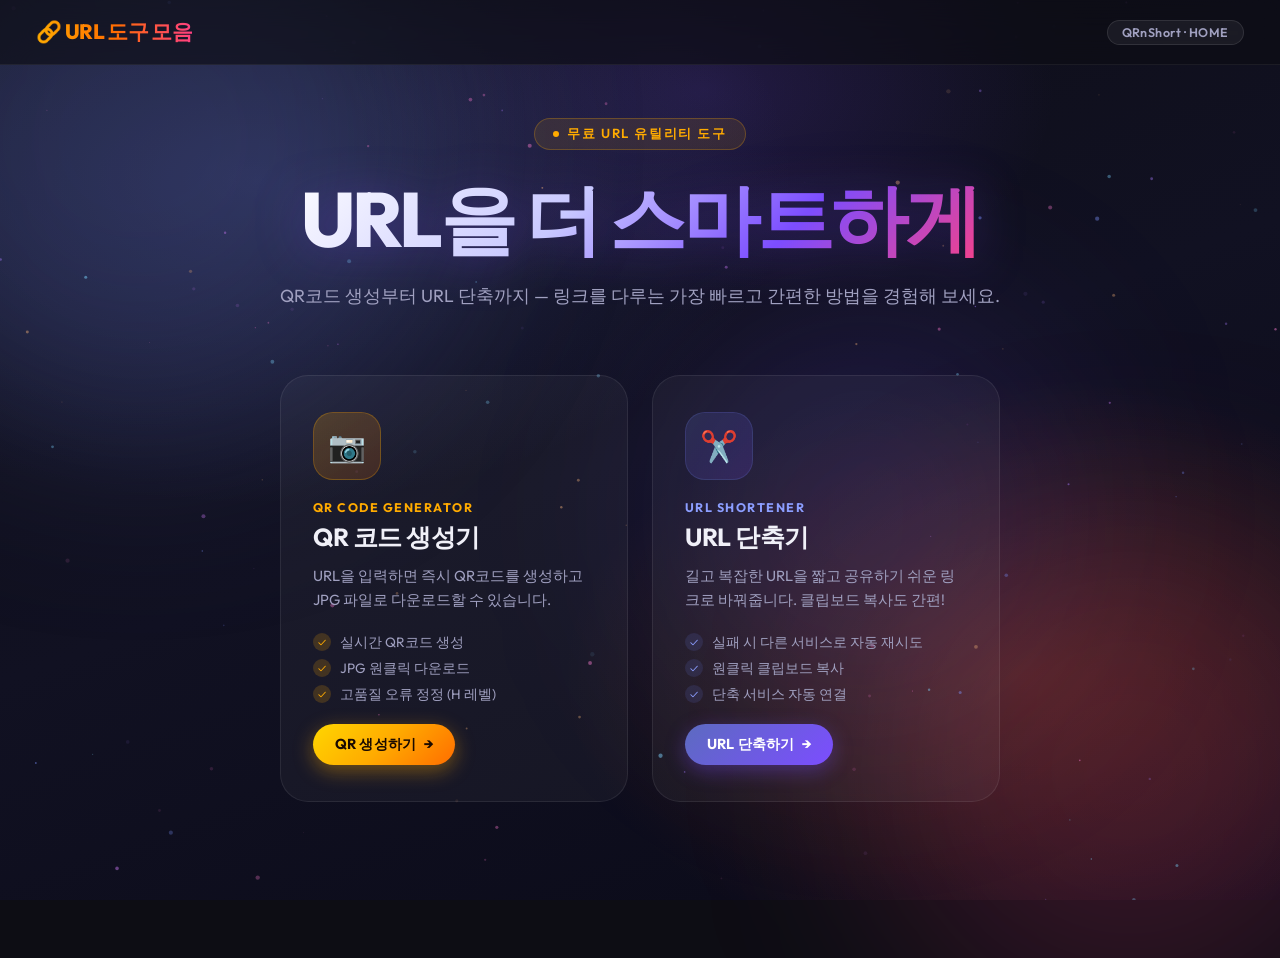
<file: 프로젝트06/index.html>
<!DOCTYPE html>
<html lang="ko">
<head>
  <meta charset="UTF-8" />
  <meta name="viewport" content="width=device-width, initial-scale=1.0" />
  <title>URL 도구 모음 | QR코드 & URL단축</title>
  <meta name="description" content="QR코드 생성과 URL 단축을 한 곳에서! 빠르고 간편하게 사용할 수 있는 무료 URL 도구 모음입니다." />
  <link rel="preconnect" href="https://fonts.googleapis.com" />
  <link rel="preconnect" href="https://fonts.gstatic.com" crossorigin />
  <link href="https://fonts.googleapis.com/css2?family=Outfit:wght@300;400;500;600;700;800&display=swap" rel="stylesheet" />
  <style>
    /* ===== CSS Reset & Variables ===== */
    *, *::before, *::after { box-sizing: border-box; margin: 0; padding: 0; }

    :root {
      --yellow:   #FFD600;
      --amber:    #FFAB00;
      --orange:   #FF6D00;
      --coral:    #FF4081;
      --indigo:   #5C6BC0;
      --violet:   #7C4DFF;
      --cyan:     #00BCD4;
      --teal:     #009688;

      --bg-body:  #0D0D14;
      --bg-card:  rgba(255,255,255,0.04);
      --border:   rgba(255,255,255,0.08);
      --text-primary:   #F0F0F8;
      --text-secondary: #A0A0C0;
      --font: 'Outfit', sans-serif;
      --transition: 0.38s cubic-bezier(0.4, 0, 0.2, 1);
    }

    html, body {
      height: 100%;
      font-family: var(--font);
      background: var(--bg-body);
      color: var(--text-primary);
      overflow-x: hidden;
    }

    /* ===== Animated Mesh Background ===== */
    .mesh-bg {
      position: fixed;
      inset: 0;
      z-index: 0;
      pointer-events: none;
      background:
        radial-gradient(ellipse 70% 60% at 20% 20%, rgba(92,107,192,0.28) 0%, transparent 60%),
        radial-gradient(ellipse 60% 55% at 80% 75%, rgba(255,109,0,0.20) 0%, transparent 60%),
        radial-gradient(ellipse 50% 45% at 55% 10%, rgba(124,77,255,0.18) 0%, transparent 55%),
        linear-gradient(160deg, #0D0D14 0%, #111122 50%, #0A0A18 100%);
    }

    /* ===== Animated Blobs ===== */
    .blob {
      position: fixed;
      border-radius: 50%;
      filter: blur(100px);
      pointer-events: none;
      z-index: 0;
      animation: blob-drift 16s ease-in-out infinite alternate;
    }
    .blob-1 { width: 600px; height: 600px; background: rgba(92,107,192,0.22); top: -160px; left: -160px; animation-delay: 0s; }
    .blob-2 { width: 500px; height: 500px; background: rgba(255,64,129,0.16); bottom: -120px; right: -100px; animation-delay: -6s; }
    .blob-3 { width: 400px; height: 400px; background: rgba(124,77,255,0.14); top: 35%; left: 52%; animation-delay: -11s; }

    @keyframes blob-drift {
      0%   { transform: translate(0,0) scale(1); }
      33%  { transform: translate(50px,-40px) scale(1.07); }
      66%  { transform: translate(-30px,45px) scale(0.93); }
      100% { transform: translate(20px,15px) scale(1.04); }
    }

    /* ===== Stars / Particles Canvas ===== */
    #bgCanvas {
      position: fixed;
      inset: 0;
      z-index: 1;
      pointer-events: none;
    }

    /* ===== Header ===== */
    .header {
      position: fixed;
      top: 0; left: 0; right: 0;
      z-index: 100;
      padding: 18px 36px;
      display: flex;
      align-items: center;
      justify-content: space-between;
      background: rgba(13,13,20,0.65);
      backdrop-filter: blur(16px);
      -webkit-backdrop-filter: blur(16px);
      border-bottom: 1px solid rgba(255,255,255,0.06);
    }

    .logo-text {
      font-size: 1.3rem;
      font-weight: 800;
      letter-spacing: -0.03em;
      background: linear-gradient(90deg, var(--amber), var(--orange), var(--coral));
      -webkit-background-clip: text;
      -webkit-text-fill-color: transparent;
      background-clip: text;
    }

    .header-badge {
      font-size: 0.78rem;
      font-weight: 600;
      color: var(--text-secondary);
      background: rgba(255,255,255,0.06);
      border: 1px solid rgba(255,255,255,0.10);
      padding: 4px 14px;
      border-radius: 100px;
      letter-spacing: 0.04em;
    }

    /* ===== Main Layout ===== */
    .main {
      position: relative;
      z-index: 2;
      min-height: 100vh;
      display: flex;
      flex-direction: column;
      align-items: center;
      justify-content: center;
      padding: 100px 24px 80px;
      gap: 64px;
    }

    /* ===== Hero ===== */
    .hero {
      text-align: center;
      max-width: 720px;
    }

    .hero-eyebrow {
      display: inline-flex;
      align-items: center;
      gap: 8px;
      font-size: 0.82rem;
      font-weight: 600;
      letter-spacing: 0.12em;
      text-transform: uppercase;
      color: var(--amber);
      background: rgba(255,171,0,0.10);
      border: 1px solid rgba(255,171,0,0.25);
      padding: 6px 18px;
      border-radius: 100px;
      margin-bottom: 28px;
      animation: fade-in-up 0.6s ease both;
    }

    .hero-eyebrow .dot {
      width: 6px; height: 6px;
      border-radius: 50%;
      background: var(--amber);
      animation: pulse-dot 1.8s ease infinite;
    }

    @keyframes pulse-dot {
      0%, 100% { opacity: 1; transform: scale(1); }
      50% { opacity: 0.5; transform: scale(0.7); }
    }

    .hero-title {
      font-size: clamp(2.8rem, 6vw, 5rem);
      font-weight: 800;
      line-height: 1.08;
      letter-spacing: -0.04em;
      background: linear-gradient(135deg, #ffffff 0%, #C8C8FF 40%, #7C4DFF 70%, #FF4081 100%);
      -webkit-background-clip: text;
      -webkit-text-fill-color: transparent;
      background-clip: text;
      margin-bottom: 20px;
      animation: fade-in-up 0.6s 0.1s ease both;
      filter: drop-shadow(0 4px 24px rgba(124,77,255,0.30));
    }

    .hero-sub {
      font-size: 1.1rem;
      color: var(--text-secondary);
      font-weight: 400;
      line-height: 1.7;
      animation: fade-in-up 0.6s 0.2s ease both;
    }

    @keyframes fade-in-up {
      from { opacity: 0; transform: translateY(24px); }
      to   { opacity: 1; transform: translateY(0); }
    }

    /* ===== Cards Grid ===== */
    .cards-grid {
      display: grid;
      grid-template-columns: repeat(auto-fit, minmax(300px, 1fr));
      gap: 24px;
      width: 100%;
      max-width: 720px;
      animation: fade-in-up 0.6s 0.35s ease both;
    }

    /* ===== Feature Card ===== */
    .feature-card {
      position: relative;
      display: flex;
      flex-direction: column;
      gap: 20px;
      padding: 36px 32px;
      background: var(--bg-card);
      border: 1px solid var(--border);
      border-radius: 28px;
      cursor: pointer;
      text-decoration: none;
      color: inherit;
      overflow: hidden;
      transition: transform var(--transition), border-color var(--transition), box-shadow var(--transition), background var(--transition);
    }

    /* Card glow pseudo-element */
    .feature-card::before {
      content: '';
      position: absolute;
      inset: -1px;
      border-radius: 29px;
      opacity: 0;
      transition: opacity var(--transition);
      pointer-events: none;
    }

    .feature-card.qr::before {
      background: linear-gradient(135deg, var(--amber), var(--orange), var(--coral));
    }

    .feature-card.short::before {
      background: linear-gradient(135deg, var(--indigo), var(--violet), var(--cyan));
    }

    .feature-card:hover::before {
      opacity: 0.6;
    }

    .feature-card .card-inner {
      position: relative;
      z-index: 1;
      display: flex;
      flex-direction: column;
      gap: 20px;
    }

    /* Card background fill on hover */
    .feature-card:hover {
      transform: translateY(-10px) scale(1.02);
      border-color: transparent;
    }

    .feature-card.qr:hover {
      box-shadow: 0 24px 64px rgba(255,109,0,0.28), 0 8px 24px rgba(255,64,129,0.18);
      background: rgba(255,109,0,0.06);
    }

    .feature-card.short:hover {
      box-shadow: 0 24px 64px rgba(92,107,192,0.28), 0 8px 24px rgba(124,77,255,0.18);
      background: rgba(92,107,192,0.06);
    }

    /* Icon Container */
    .card-icon {
      width: 68px; height: 68px;
      border-radius: 20px;
      display: flex;
      align-items: center;
      justify-content: center;
      font-size: 1.9rem;
      flex-shrink: 0;
      transition: transform var(--transition);
    }

    .feature-card.qr .card-icon {
      background: linear-gradient(135deg, rgba(255,171,0,0.20), rgba(255,109,0,0.16));
      border: 1px solid rgba(255,171,0,0.25);
    }

    .feature-card.short .card-icon {
      background: linear-gradient(135deg, rgba(92,107,192,0.20), rgba(124,77,255,0.16));
      border: 1px solid rgba(92,107,192,0.25);
    }

    .feature-card:hover .card-icon {
      transform: scale(1.12) rotate(-4deg);
    }

    /* Card text */
    .card-label {
      font-size: 0.78rem;
      font-weight: 700;
      letter-spacing: 0.12em;
      text-transform: uppercase;
      margin-bottom: 6px;
    }

    .feature-card.qr .card-label { color: var(--amber); }
    .feature-card.short .card-label { color: #8C9EFF; }

    .card-title {
      font-size: 1.55rem;
      font-weight: 700;
      letter-spacing: -0.02em;
      color: var(--text-primary);
      margin-bottom: 10px;
    }

    .card-desc {
      font-size: 0.92rem;
      color: var(--text-secondary);
      line-height: 1.65;
    }

    /* Card CTA */
    .card-cta {
      display: inline-flex;
      align-items: center;
      gap: 8px;
      font-size: 0.9rem;
      font-weight: 700;
      padding: 11px 22px;
      border-radius: 100px;
      border: none;
      cursor: pointer;
      font-family: var(--font);
      transition: transform var(--transition), box-shadow var(--transition), filter var(--transition);
      letter-spacing: 0.01em;
      align-self: flex-start;
    }

    .feature-card.qr .card-cta {
      background: linear-gradient(135deg, var(--yellow), var(--amber), var(--orange));
      color: #1A0A00;
      box-shadow: 0 6px 20px rgba(255,171,0,0.40);
    }

    .feature-card.short .card-cta {
      background: linear-gradient(135deg, var(--indigo), var(--violet));
      color: #ffffff;
      box-shadow: 0 6px 20px rgba(124,77,255,0.35);
    }

    .feature-card:hover .card-cta {
      transform: scale(1.05);
      filter: brightness(1.08);
    }

    .card-cta .arrow {
      display: inline-block;
      transition: transform var(--transition);
    }

    .feature-card:hover .card-cta .arrow {
      transform: translateX(4px);
    }

    /* ===== Features list inside card ===== */
    .card-features {
      list-style: none;
      display: flex;
      flex-direction: column;
      gap: 7px;
    }

    .card-features li {
      display: flex;
      align-items: center;
      gap: 9px;
      font-size: 0.85rem;
      color: var(--text-secondary);
    }

    .card-features .check {
      width: 18px; height: 18px;
      border-radius: 50%;
      display: flex;
      align-items: center;
      justify-content: center;
      font-size: 0.65rem;
      flex-shrink: 0;
    }

    .feature-card.qr .card-features .check {
      background: rgba(255,171,0,0.18);
      color: var(--amber);
    }

    .feature-card.short .card-features .check {
      background: rgba(92,107,192,0.18);
      color: #8C9EFF;
    }

    /* ===== Footer ===== */
    .footer {
      position: relative;
      z-index: 2;
      text-align: center;
      padding-bottom: 40px;
      font-size: 0.82rem;
      color: rgba(160,160,192,0.5);
      animation: fade-in-up 0.6s 0.5s ease both;
    }

    /* ===== Responsive ===== */
    @media (max-width: 600px) {
      .header { padding: 14px 20px; }
      .cards-grid { grid-template-columns: 1fr; }
      .hero-title { font-size: 2.4rem; }
      .feature-card { padding: 28px 24px; }
    }
  </style>
</head>
<body>

  <!-- Animated background -->
  <div class="mesh-bg"></div>
  <div class="blob blob-1"></div>
  <div class="blob blob-2"></div>
  <div class="blob blob-3"></div>
  <canvas id="bgCanvas"></canvas>

  <!-- Header -->
  <header class="header">
    <a href="./index2.html" class="logo-text" style="text-decoration:none" aria-label="URL 도구 모음 홈">🔗 URL 도구 모음</a>
    <span class="header-badge">QRnShort · HOME</span>
  </header>

  <!-- Main -->
  <main class="main">

    <!-- Hero -->
    <section class="hero">
      <div class="hero-eyebrow">
        <span class="dot"></span>
        무료 URL 유틸리티 도구
      </div>
      <h1 class="hero-title">URL을 더 스마트하게</h1>
      <p class="hero-sub">
        QR코드 생성부터 URL 단축까지 — 링크를 다루는 가장 빠르고 간편한 방법을 경험해 보세요.
      </p>
    </section>

    <!-- Cards -->
    <div class="cards-grid">

      <!-- QR 코드 카드 -->
      <a href="./index.html" class="feature-card qr" id="btnQR">
        <div class="card-inner">
          <div class="card-icon">📷</div>
          <div>
            <div class="card-label">QR Code Generator</div>
            <div class="card-title">QR 코드 생성기</div>
            <div class="card-desc">URL을 입력하면 즉시 QR코드를 생성하고 JPG 파일로 다운로드할 수 있습니다.</div>
          </div>
          <ul class="card-features">
            <li><span class="check">✓</span> 실시간 QR코드 생성</li>
            <li><span class="check">✓</span> JPG 원클릭 다운로드</li>
            <li><span class="check">✓</span> 고품질 오류 정정 (H 레벨)</li>
          </ul>
          <span class="card-cta">
            QR 생성하기 <span class="arrow">→</span>
          </span>
        </div>
      </a>

      <!-- URL 단축 카드 -->
      <a href="./index3.html" class="feature-card short" id="btnShort">
        <div class="card-inner">
          <div class="card-icon">✂️</div>
          <div>
            <div class="card-label">URL Shortener</div>
            <div class="card-title">URL 단축기</div>
            <div class="card-desc">길고 복잡한 URL을 짧고 공유하기 쉬운 링크로 바꿔줍니다. 클립보드 복사도 간편!</div>
          </div>
          <ul class="card-features">
            <li><span class="check">✓</span> 실패 시 다른 서비스로 자동 재시도</li>
            <li><span class="check">✓</span> 원클릭 클립보드 복사</li>
            <li><span class="check">✓</span> 단축 서비스 자동 연결</li>
          </ul>
          <span class="card-cta">
            URL 단축하기 <span class="arrow">→</span>
          </span>
        </div>
      </a>

    </div>

  </main>

  <footer class="footer">
    &copy; 2026 URL 도구 모음 &nbsp;·&nbsp; QR코드 &amp; URL단축 서비스
  </footer>

  <script>
    // ===== Particle Background =====
    (function() {
      const canvas = document.getElementById('bgCanvas');
      const ctx = canvas.getContext('2d');
      let W, H, particles = [];

      function resize() {
        W = canvas.width  = window.innerWidth;
        H = canvas.height = window.innerHeight;
      }

      class Particle {
        constructor() { this.reset(); }
        reset() {
          this.x  = Math.random() * W;
          this.y  = Math.random() * H;
          this.r  = Math.random() * 1.8 + 0.4;
          this.vx = (Math.random() - 0.5) * 0.25;
          this.vy = (Math.random() - 0.5) * 0.25;
          this.a  = Math.random() * 0.45 + 0.08;
          const hues = [230, 260, 280, 200, 320, 28];
          this.hue = hues[Math.floor(Math.random() * hues.length)];
        }
        update() {
          this.x += this.vx;
          this.y += this.vy;
          if (this.x < 0 || this.x > W || this.y < 0 || this.y > H) this.reset();
        }
        draw() {
          ctx.beginPath();
          ctx.arc(this.x, this.y, this.r, 0, Math.PI * 2);
          ctx.fillStyle = `hsla(${this.hue}, 80%, 70%, ${this.a})`;
          ctx.fill();
        }
      }

      function init() {
        particles = [];
        const count = Math.floor((W * H) / 8000);
        for (let i = 0; i < count; i++) particles.push(new Particle());
      }

      function loop() {
        ctx.clearRect(0, 0, W, H);
        particles.forEach(p => { p.update(); p.draw(); });
        requestAnimationFrame(loop);
      }

      resize(); init(); loop();
      window.addEventListener('resize', () => { resize(); init(); });
    })();

    // ===== Mouse Tilt on Cards =====
    document.querySelectorAll('.feature-card').forEach(card => {
      card.addEventListener('mousemove', (e) => {
        const rect = card.getBoundingClientRect();
        const cx = rect.left + rect.width / 2;
        const cy = rect.top  + rect.height / 2;
        const dx = (e.clientX - cx) / (rect.width / 2);
        const dy = (e.clientY - cy) / (rect.height / 2);
        card.style.transform = `translateY(-10px) scale(1.02) rotateY(${dx * 5}deg) rotateX(${-dy * 4}deg)`;
      });
      card.addEventListener('mouseleave', () => {
        card.style.transform = '';
      });
    });
  </script>
</body>
</html>
</file>
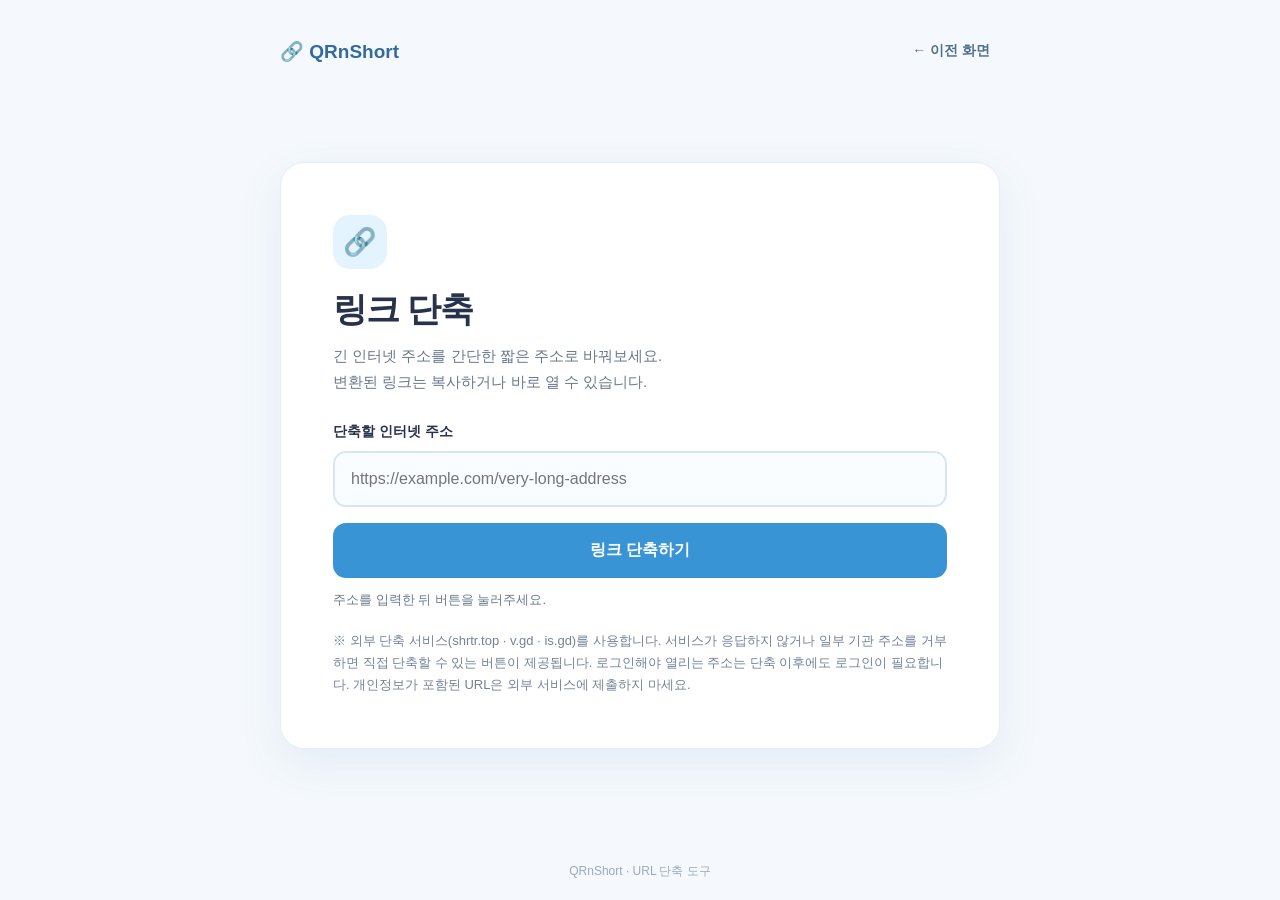
<file: index3.html>
<!doctype html>
<html lang="ko">
<head>
  <meta charset="UTF-8">
  <meta name="viewport" content="width=device-width, initial-scale=1.0">
  <meta name="color-scheme" content="light">
  <title>QRnShort | 링크 단축</title>
  <style>
    :root { font-family: -apple-system, BlinkMacSystemFont, "Segoe UI", "Malgun Gothic", sans-serif; color: #27324b; background: #f5f9fd; }
    * { box-sizing: border-box; }
    body { margin: 0; min-height: 100vh; display: flex; flex-direction: column; }
    header { width: min(720px, calc(100% - 36px)); margin: 34px auto 0; display:flex; align-items:center; justify-content: space-between; gap:16px; }
    .brand { color: #346b9e; font-size: 19px; font-weight: 800; text-decoration:none; }
    .go-back { color: #51708c; text-decoration:none; font-weight:600; font-size:14px; padding: 8px 10px; border-radius: 8px; }
    .go-back:hover, .go-back:focus-visible { background:#e8f3fd; }
    main { width: min(720px, calc(100% - 36px)); margin: auto; padding: 24px 0 44px; }
    .card { border-radius: 24px; padding: clamp(25px, 6vw, 52px); background: #fff; border: 1px solid #e5eef6; box-shadow: 0 15px 45px rgba(52, 102, 151, .09); }
    .mark { display:inline-flex; width: 54px; height: 54px; justify-content:center; align-items:center; font-size: 27px; background:#e3f4ff; border-radius: 17px; margin-bottom: 18px; }
    h1 { margin:0 0 10px; font-size: clamp(25px, 5vw, 34px); letter-spacing:-1.1px; }
    .lead { color:#69788d; font-size:15px; line-height:1.75; margin:0 0 28px; }
    label { display:block; font-weight:700; margin: 0 0 10px; font-size: 14px; }
    .url-input { width:100%; border: 2px solid #d8e6f3; background:#fafdff; font:inherit; font-size:16px; padding: 17px 16px; border-radius: 13px; outline:none; transition:border-color .2s, box-shadow .2s; }
    .url-input:focus { border-color:#76b6ee; box-shadow:0 0 0 4px rgba(118,182,238,.16); }
    button { cursor:pointer; border:0; font:inherit; font-weight:800; border-radius: 13px; }
    .primary { margin-top:16px; display:block; width:100%; padding:17px; font-size:16px; color:white; background:#3994d5; }
    .primary:hover:not(:disabled) { background:#257dbd; }
    .primary:disabled { opacity:.64; cursor:wait; }
    .notice { min-height: 24px; color:#6c7b8a; margin: 12px 0 0; font-size:13px; line-height:1.6; }
    .notice.error { color:#c43d48; }
    .result { display:none; border:1px solid #bde0c9; background:#f6fff8; border-radius:15px; padding:20px; margin-top: 24px; }
    .result.show { display:block; }
    .result-title { color:#357c4a; font-weight:800; font-size:14px; margin-bottom:8px; }
    .result-url { display:block; word-break:break-all; overflow-wrap:anywhere; color:#1469ad; font-weight:800; font-size:18px; line-height:1.6; }
    .result-actions { display:flex; gap:10px; margin-top:15px; }
    .secondary { border:1px solid #c9deef; background:white; color:#346e9c; flex:1; padding:12px; font-size:14px; }
    .secondary:hover { background:#eaf6ff; }
    .external { display:inline-flex; align-items:center; justify-content:center; text-decoration:none; }
    .help { font-size:13px; line-height:1.7; color:#738299; margin:16px 0 0; }
    .fallback { display:none; margin-top: 10px; font-size:13px; color:#417ca9; text-decoration:underline; text-underline-offset:3px; }
    .fallback.show { display:inline-block; }
    .fallback-options { display:none; padding:14px 16px; margin-top:14px; background:#f3f8fd; border:1px solid #d6e7f6; border-radius:13px; }
    .fallback-options.show { display:block; }
    .fallback-title { font-size:13px; font-weight:800; color:#355c7c; margin-bottom:8px; }
    .fallback-links { display:flex; gap:10px; flex-wrap:wrap; }
    .fallback-links a { display:inline-flex; align-items:center; padding:10px 13px; background:#fff; border:1px solid #bed9ed; border-radius:9px; font-size:13px; font-weight:700; color:#2475b2; text-decoration:none; }
    .fallback-links a:hover { background:#eaf5ff; }
    .fallback-explain { color:#728197; font-size:12px; line-height:1.6; margin-top:9px; }
    .notice.info { color:#3d7eab; }
    .result-actions { flex-wrap:wrap; }
    .result-actions > * { min-width:130px; }
    .brand:focus-visible,.go-back:focus-visible,.primary:focus-visible,.secondary:focus-visible { outline:3px solid #a6d4f7;outline-offset:3px; }
    footer { color:#9baabd; text-align:center; font-size:12px; padding:0 20px 20px; }
    @media(max-width:440px){header{margin-top:20px}.card{border-radius:19px}.result-actions{flex-wrap:wrap}.secondary{min-width:calc(50% - 5px)}}
  </style>
</head>
<body>
  <header>
    <a class="brand" href="./index2.html">🔗 QRnShort</a>
    <a class="go-back" href="./index2.html" id="backLink">← 이전 화면</a>
  </header>
  <main>
    <section class="card" aria-labelledby="pageTitle">
      <div class="mark" aria-hidden="true">🔗</div>
      <h1 id="pageTitle">링크 단축</h1>
      <p class="lead">긴 인터넷 주소를 간단한 짧은 주소로 바꿔보세요.<br>변환된 링크는 복사하거나 바로 열 수 있습니다.</p>
      <form id="shortenForm" novalidate>
        <label for="longUrl">단축할 인터넷 주소</label>
        <input id="longUrl" class="url-input" type="url" inputmode="url" autocomplete="url" spellcheck="false" placeholder="https://example.com/very-long-address" required>
        <button id="shortenButton" type="submit" class="primary">링크 단축하기</button>
      </form>
      <p id="status" class="notice" role="status" aria-live="polite">주소를 입력한 뒤 버튼을 눌러주세요.</p>
      <div id="fallbackOptions" class="fallback-options" aria-live="polite">
        <p class="fallback-title">자동 단축이 안 되나요? 외부 사이트에서 바로 단축할 수 있어요.</p>
        <div class="fallback-links">
          <a id="directVgd" href="https://v.gd" target="_blank" rel="noopener noreferrer">v.gd에서 직접 단축 ↗</a>
          <a id="directIsgd" href="https://is.gd" target="_blank" rel="noopener noreferrer">is.gd에서 직접 단축 ↗</a>
        </div>
        <p class="fallback-explain">입력한 주소가 자동으로 전달됩니다. 사이트에서 생성된 짧은 주소를 복사하세요.</p>
      </div>
      <div id="result" class="result" aria-label="단축 결과">
        <div class="result-title">✓ 단축 완료</div>
        <a id="shortUrl" class="result-url" href="#" target="_blank" rel="noopener noreferrer"></a>
        <div class="result-actions">
          <button id="copyButton" type="button" class="secondary">주소 복사</button>
          <a id="visitLink" class="secondary external" href="#" target="_blank" rel="noopener noreferrer">링크 열기 ↗</a>
          <a id="makeQrLink" class="secondary external" href="./index.html">QR 만들기 ↗</a>
        </div>
      </div>
      <p class="help">※ 외부 단축 서비스(shrtr.top · v.gd · is.gd)를 사용합니다. 서비스가 응답하지 않거나 일부 기관 주소를 거부하면 직접 단축할 수 있는 버튼이 제공됩니다. 로그인해야 열리는 주소는 단축 이후에도 로그인이 필요합니다. 개인정보가 포함된 URL은 외부 서비스에 제출하지 마세요.</p>
    </section>
  </main>
  <footer>QRnShort · URL 단축 도구</footer>
<script>
(() => {
  'use strict';
  const form = document.getElementById('shortenForm');
  const input = document.getElementById('longUrl');
  const button = document.getElementById('shortenButton');
  const status = document.getElementById('status');
  const result = document.getElementById('result');
  const shortUrl = document.getElementById('shortUrl');
  const copyButton = document.getElementById('copyButton');
  const visitLink = document.getElementById('visitLink');
  const makeQrLink = document.getElementById('makeQrLink');
  const fallbackOptions = document.getElementById('fallbackOptions');
  const directVgd = document.getElementById('directVgd');
  const directIsgd = document.getElementById('directIsgd');
  let inProgress = false;
  let requestCount = 0;

  function parseUrl(value) {
    let candidate = String(value || '').trim();
    if (!candidate) throw new Error('단축할 인터넷 주소를 입력해주세요.');
    if (!/^https?:\/\//i.test(candidate)) candidate = 'https://' + candidate;
    let parsed;
    try { parsed = new URL(candidate); } catch (_) { throw new Error('올바른 인터넷 주소를 입력해주세요.'); }
    if (!['https:', 'http:'].includes(parsed.protocol) || !parsed.hostname ||
        (!parsed.hostname.includes('.') && parsed.hostname !== 'localhost')) {
      throw new Error('http:// 또는 https://로 시작하는 인터넷 주소를 입력해주세요.');
    }
    if (parsed.username || parsed.password) throw new Error('계정 정보가 포함된 URL은 사용할 수 없습니다.');
    return parsed.href;
  }

  function setStatus(message, kind = '') {
    status.textContent = message;
    status.classList.toggle('error', kind === 'error');
    status.classList.toggle('info', kind === 'info');
  }

  function createTimeout(ms) {
    const controller = new AbortController();
    const timer = setTimeout(() => controller.abort(), ms);
    return { signal: controller.signal, stop() { clearTimeout(timer); } };
  }

  function checkShortUrl(text, allowedHost) {
    let parsed;
    try { parsed = new URL(text); } catch (_) { throw new Error('단축 서비스의 응답이 올바르지 않습니다.'); }
    if (parsed.protocol !== 'https:' || parsed.hostname !== allowedHost || !parsed.pathname || parsed.pathname === '/') {
      throw new Error('단축 서비스의 응답이 올바르지 않습니다.');
    }
    return parsed.href;
  }

  // 1차: CORS를 공식 지원하는 키 없는 공개 API
  async function shortenWithShrtr(url) {
    const timeout = createTimeout(5000);
    try {
      const response = await fetch('https://shrtr.top/api/v1/shorten', {
        method: 'POST',
        mode: 'cors',
        credentials: 'omit',
        headers: { 'Content-Type': 'application/json' },
        body: JSON.stringify({ url }),
        cache: 'no-store',
        signal: timeout.signal
      });
      if (!response.ok) {
        let detail = '';
        try { const data = await response.json(); detail = data.detail || ''; } catch (_) {}
        throw new Error(detail || ('서비스 응답 오류 (' + response.status + ')'));
      }
      const data = await response.json();
      return checkShortUrl(data.short_url, 'shrtr.top');
    } finally {
      timeout.stop();
    }
  }

  // 2차: 공식 JSONP 지원 API. 정적 GitHub Pages에서도 사용 가능
  function shortenWithVgd(url) {
    return shortenWithJsonp(url, 'v.gd');
  }

  function shortenWithIsgd(url) {
    return shortenWithJsonp(url, 'is.gd');
  }

  function shortenWithJsonp(url, host) {
    return new Promise((resolve, reject) => {
      const callbackName = 'qrnshort_cb_' + Date.now() + '_' + (++requestCount);
      const script = document.createElement('script');
      let finished = false;
      let timer;
      function cleanup() {
        clearTimeout(timer);
        script.remove();
        try { delete window[callbackName]; } catch (_) { window[callbackName] = undefined; }
      }
      function finish(err, value) {
        if (finished) return;
        finished = true;
        cleanup();
        if (err) reject(err); else resolve(value);
      }
      window[callbackName] = data => {
        try {
          if (data && typeof data.shorturl === 'string') {
            finish(null, checkShortUrl(data.shorturl, host));
          } else {
            finish(new Error((data && data.errormessage) || host + '에서 주소를 생성하지 못했습니다.'));
          }
        } catch (error) { finish(error); }
      };
      script.onerror = () => finish(new Error(host + ' 서비스에 접속할 수 없습니다.'));
      script.async = true;
      script.src = 'https://' + host + '/create.php?format=json&callback=' +
                   encodeURIComponent(callbackName) + '&url=' + encodeURIComponent(url);
      timer = setTimeout(() => finish(new Error(host + ' 응답 시간이 초과되었습니다.')), 5000);
      document.head.appendChild(script);
    });
  }

  function updateDirectLinks(url) {
    directVgd.href = 'https://v.gd/create.php?format=web&url=' + encodeURIComponent(url);
    directIsgd.href = 'https://is.gd/create.php?format=web&url=' + encodeURIComponent(url);
    fallbackOptions.classList.add('show');
  }

  form.addEventListener('submit', async event => {
    event.preventDefault();
    if (inProgress) return;
    result.classList.remove('show');
    fallbackOptions.classList.remove('show');
    let longUrl;
    try { longUrl = parseUrl(input.value); }
    catch (error) { setStatus(error.message, 'error'); input.focus(); return; }

    updateDirectLinks(longUrl);
    inProgress = true;
    input.disabled = true;
    button.disabled = true;
    button.textContent = '단축 중...';
    let shortened = '';
    let lastError;
    try {
      setStatus('1/3 · 첫 번째 단축 서비스에 연결하고 있어요...', 'info');
      try {
        shortened = await shortenWithShrtr(longUrl);
      } catch (err) {
        lastError = err;
        setStatus('2/3 · 첫 번째 서비스 응답 없음. v.gd로 다시 시도 중...', 'info');
        try { shortened = await shortenWithVgd(longUrl); }
        catch (err2) {
          lastError = err2;
          setStatus('3/3 · v.gd 응답 없음. is.gd로 마지막 재시도 중...', 'info');
          try { shortened = await shortenWithIsgd(longUrl); }
          catch (err3) { lastError = err3; }
        }
      }
      if (shortened) {
        shortUrl.href = shortened;
        shortUrl.textContent = shortened;
        visitLink.href = shortened;
        makeQrLink.href = './index.html?url=' + encodeURIComponent(shortened);
        result.classList.add('show');
        setStatus('✓ 링크 단축이 완료되었습니다.');
        fallbackOptions.classList.remove('show');
      } else {
        setStatus('자동 단축 서비스에 연결하지 못했습니다. 아래의 직접 단축 버튼으로 진행해주세요.', 'error');
        console.warn('URL shortening failed:', lastError && lastError.message);
      }
    } finally {
      inProgress = false;
      input.disabled = false;
      button.disabled = false;
      button.textContent = '링크 단축하기';
    }
  });

  // 모바일 Safari와 파일:// 에서도 복사되도록 fallback 포함
  copyButton.addEventListener('click', async () => {
    const value = shortUrl.textContent;
    if (!value) return;
    try {
      if (!navigator.clipboard || !window.isSecureContext) throw new Error('legacy');
      await navigator.clipboard.writeText(value);
      setStatus('단축 링크를 복사했습니다.');
    } catch (_) {
      const field = document.createElement('textarea');
      field.value = value;
      field.style.cssText = 'position:fixed;top:0;left:0;opacity:0;';
      document.body.appendChild(field);
      field.focus(); field.select();
      let copied = false;
      try { copied = document.execCommand('copy'); } catch (_) {}
      field.remove();
      setStatus(copied ? '단축 링크를 복사했습니다.' : '복사에 실패했습니다. 단축된 링크를 직접 복사해주세요.', copied ? '' : 'error');
    }
  });

  // index3.html?url=... 로 접속해도 기존 기능 유지
  const preset = new URLSearchParams(location.search).get('url');
  if (preset) input.value = preset;
})();
</script>
</body>
</html>
</file>
